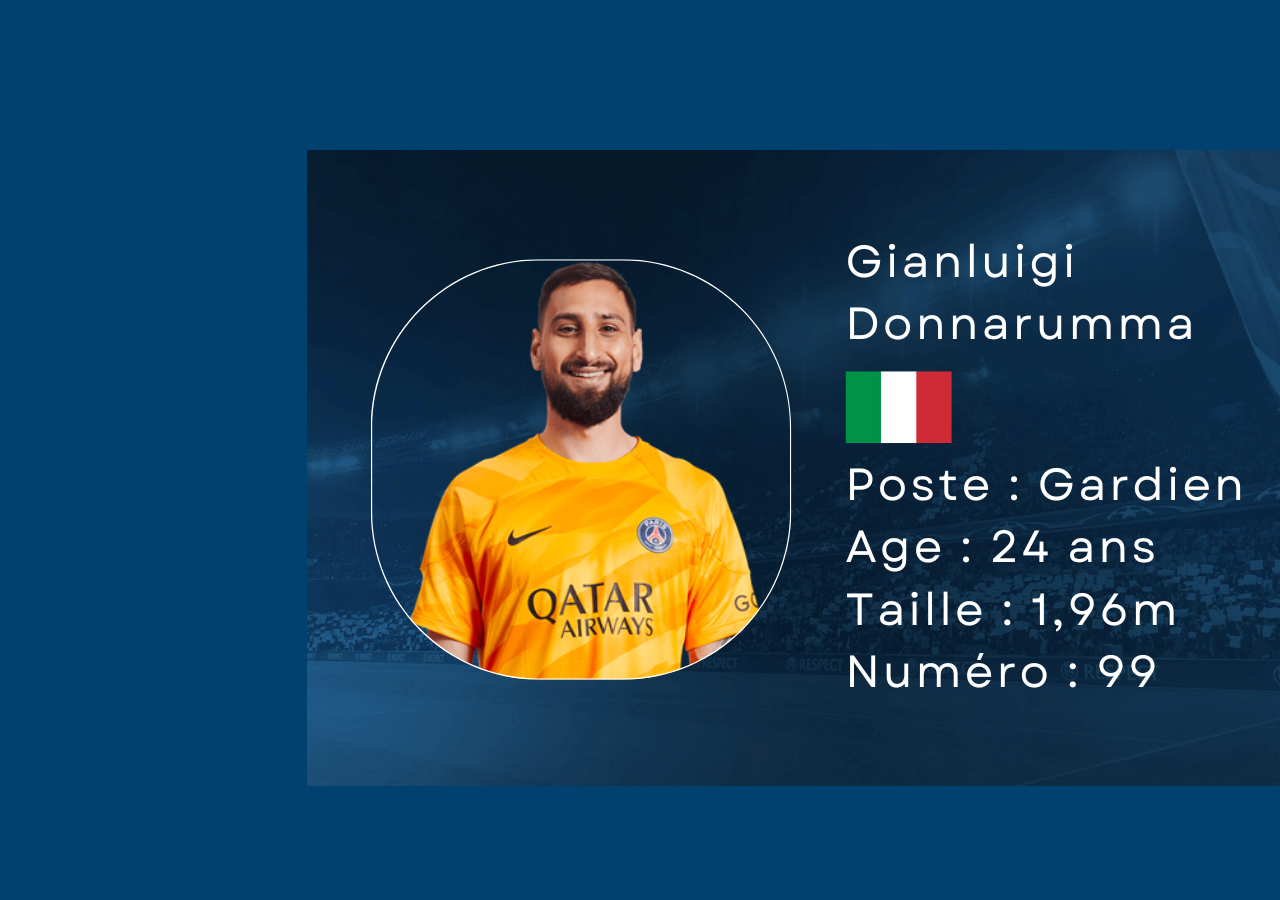
<file: HTML/Rendu final/Rendu/page1.html>
<!DOCTYPE html>
<html lang="en">
<head>
    <meta charset="UTF-8">
    <meta name="viewport" content="width=device-width, initial-scale=1.0">
    <title>Donnarumma ID</title>
    <link rel="stylesheet" href="page1.css">
</head>
<body> 
    <img src="HTML2/Donnarumma.png" alt="">
</body>
</html>
</file>
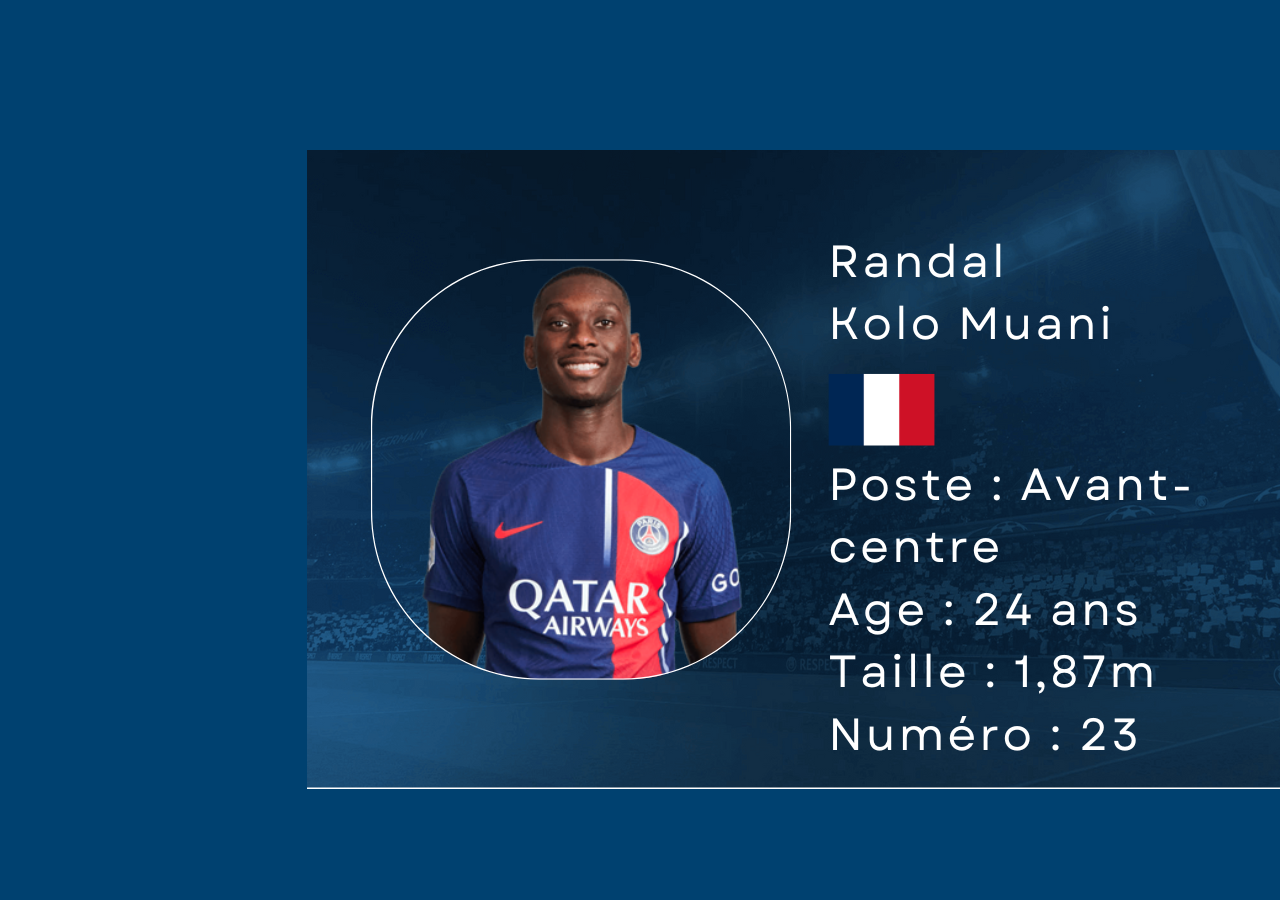
<file: HTML/Rendu final/Rendu/page10.html>
<!DOCTYPE html>
<html lang="en">
<head>
    <meta charset="UTF-8">
    <meta name="viewport" content="width=device-width, initial-scale=1.0">
    <title>Kolo ID</title>
    <link rel="stylesheet" href="page10.css">
</head>
<body> 
    <img src="HTML2/Kolo.png" alt="">
</body>
</html>
</file>
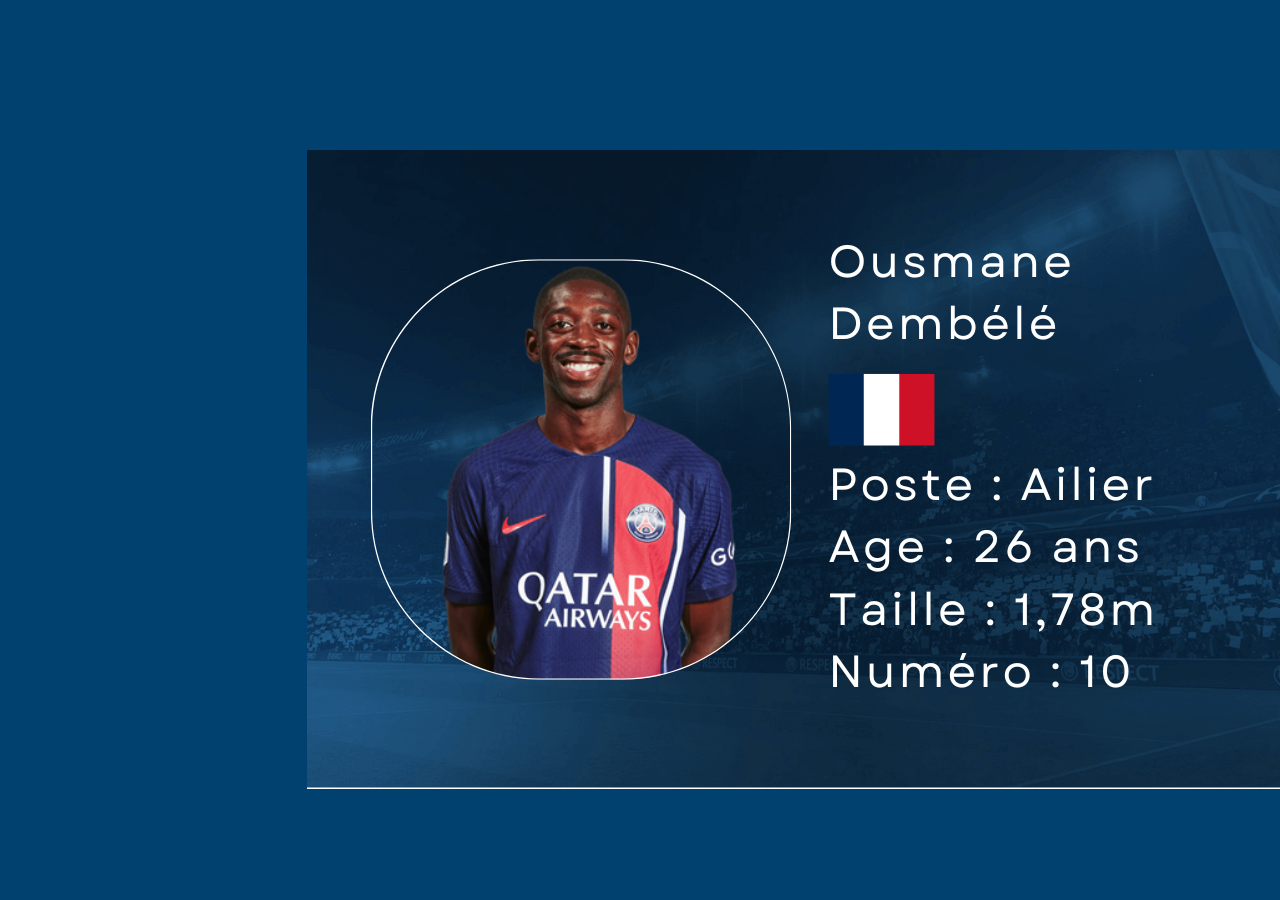
<file: HTML/Rendu final/Rendu/page11.html>
<!DOCTYPE html>
<html lang="en">
<head>
    <meta charset="UTF-8">
    <meta name="viewport" content="width=device-width, initial-scale=1.0">
    <title>Dembélé ID</title>
    <link rel="stylesheet" href="page11.css">
</head>
<body> 
    <img src="HTML2/Dembélé.png" alt="">
</body>
</html>
</file>
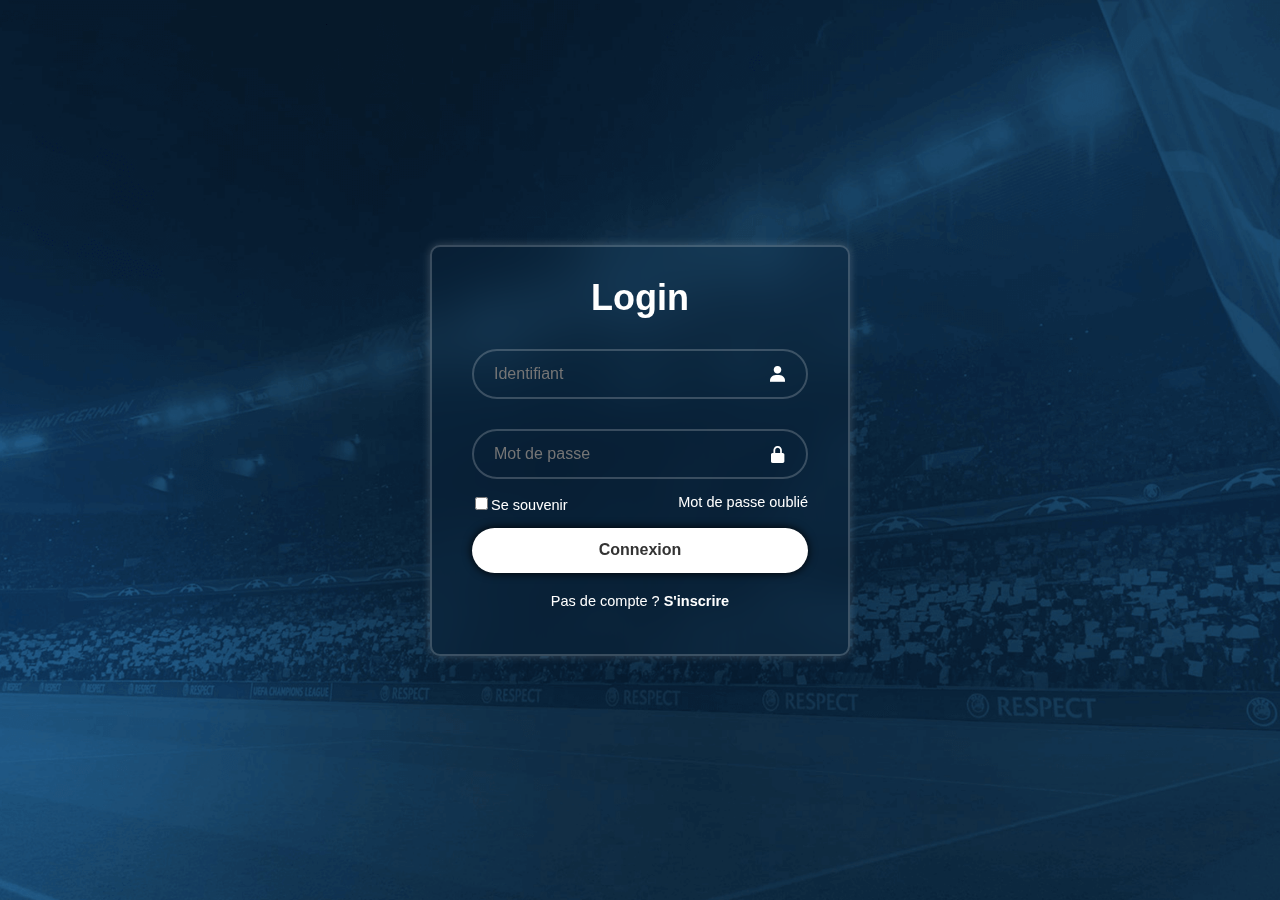
<file: HTML/Rendu final/Rendu/page12.html>
<!DOCTYPE html>
<html lang="en">
<head>
    <meta charset="UTF-8">
    <meta name="viewport" content="width=device-width, initial-scale=1.0">
    <title>Login</title>
    <link rel="stylesheet" href="page12.css">
    <link href='https://unpkg.com/boxicons@2.1.4/css/boxicons.min.css' rel='stylesheet'>
</head>
<body>
    <div class="wrapper">
        <form action="">
            <h1>Login</h1>
            <div class="input-box">
                <input type="text" placeholder="Identifiant"
                required>
                <i class='bx bxs-user'></i>
            </div>
            <div class="input-box">
                <input type="mot de passe"
                placeholder="Mot de passe" required>
                <i class='bx bxs-lock-alt' ></i>
            </div>

            <div class="remember-forgot">
                <label><input type="checkbox">Se souvenir</label>
                <a href="#">Mot de passe oublié</a>
            </div>

            <button type="submit" class="btn">Connexion</button>

            <div class="register-link">
                <p>Pas de compte ? <a 
                href="#">S'inscrire</a></p>
            </div>
        </form>
    </div>
</body>
</html>
</file>
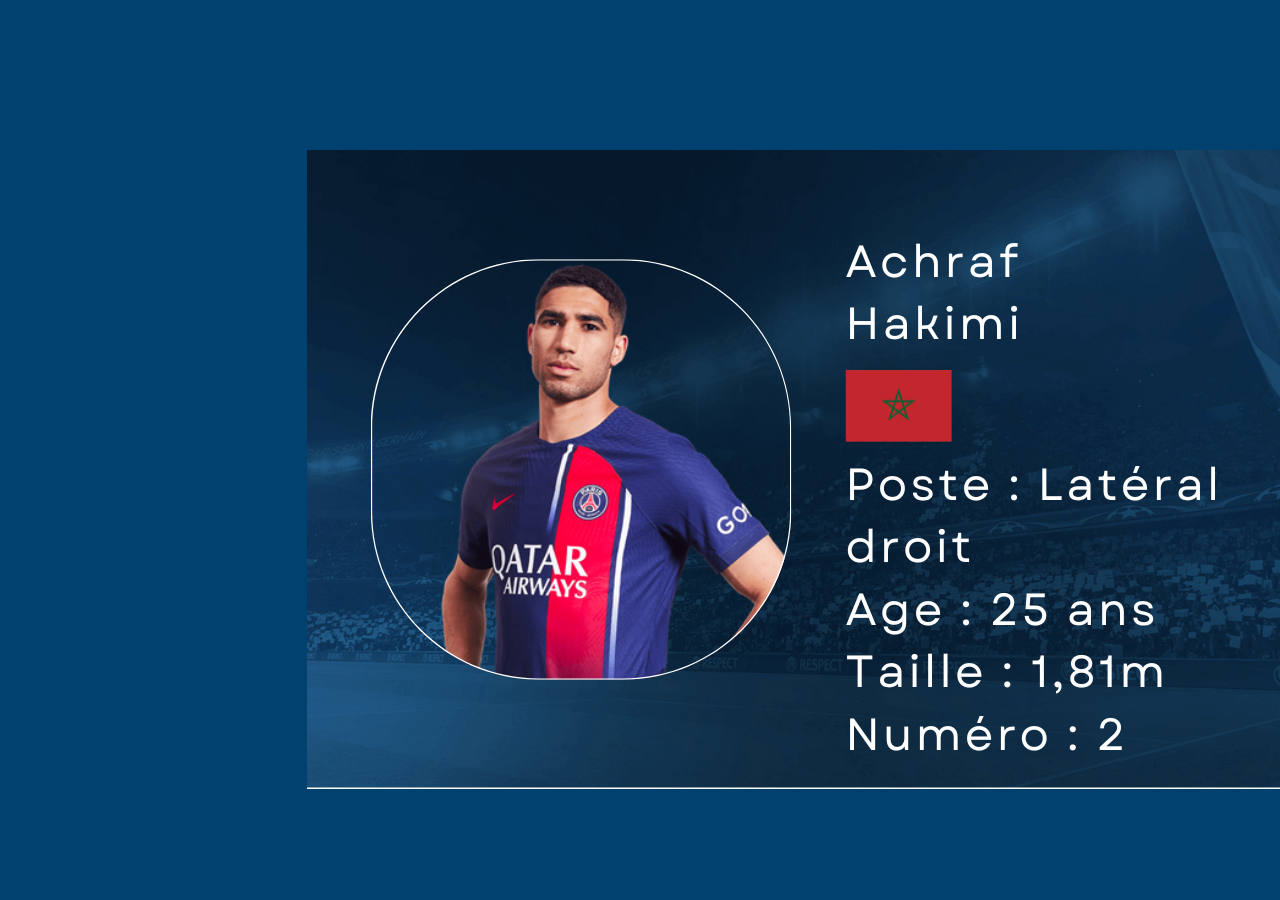
<file: HTML/Rendu final/Rendu/page2.html>
<!DOCTYPE html>
<html lang="en">
<head>
    <meta charset="UTF-8">
    <meta name="viewport" content="width=device-width, initial-scale=1.0">
    <title>Hakimi ID</title>
    <link rel="stylesheet" href="page2.css">
</head>
<body> 
    <img src="HTML2/Hakimi.png" alt="">
</body>
</html>
</file>
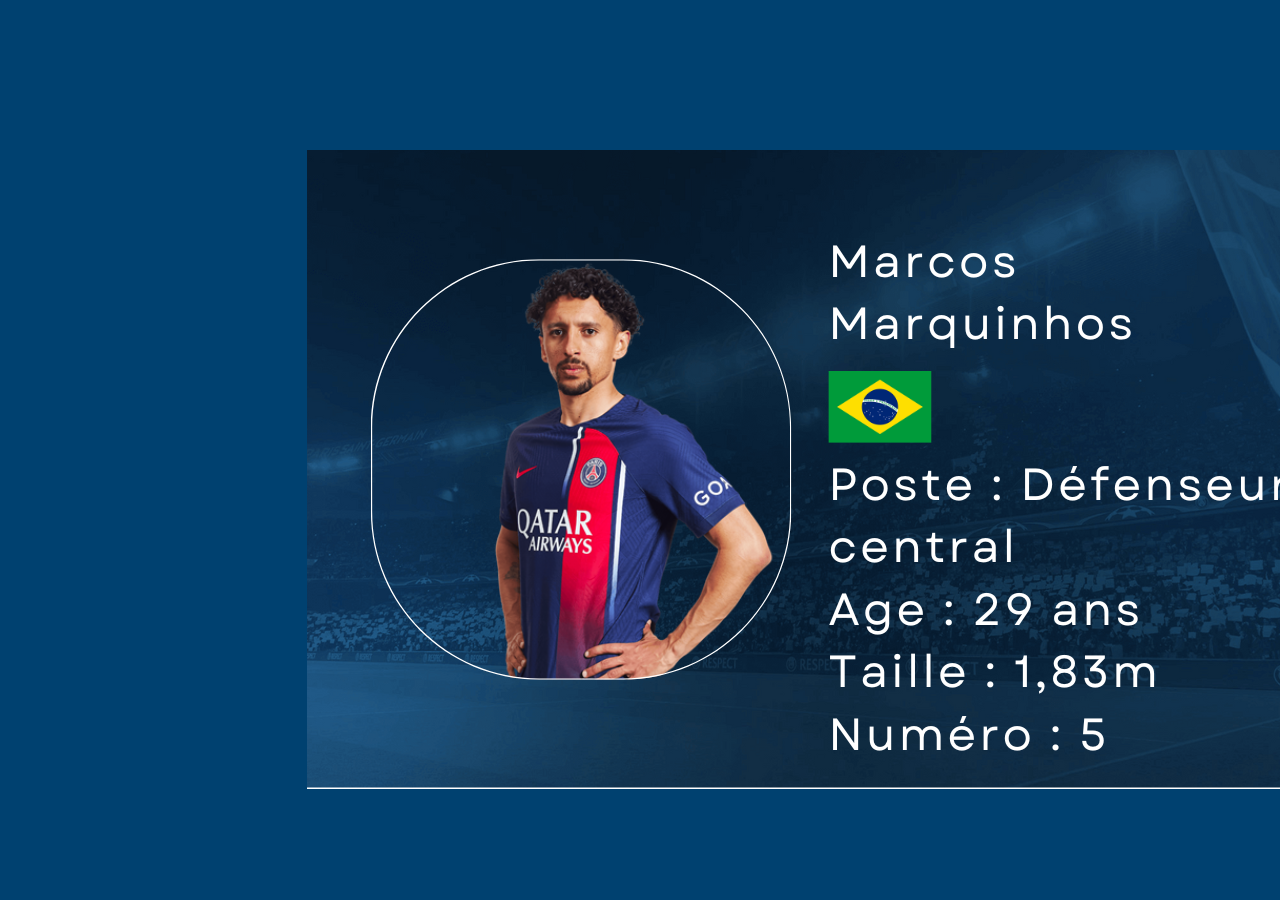
<file: HTML/Rendu final/Rendu/page3.html>
<!DOCTYPE html>
<html lang="en">
<head>
    <meta charset="UTF-8">
    <meta name="viewport" content="width=device-width, initial-scale=1.0">
    <title>Marquinhos ID</title>
    <link rel="stylesheet" href="page3.css">
</head>
<body> 
    <img src="HTML2/Marquinhos.png" alt="">
</body>
</html>
</file>
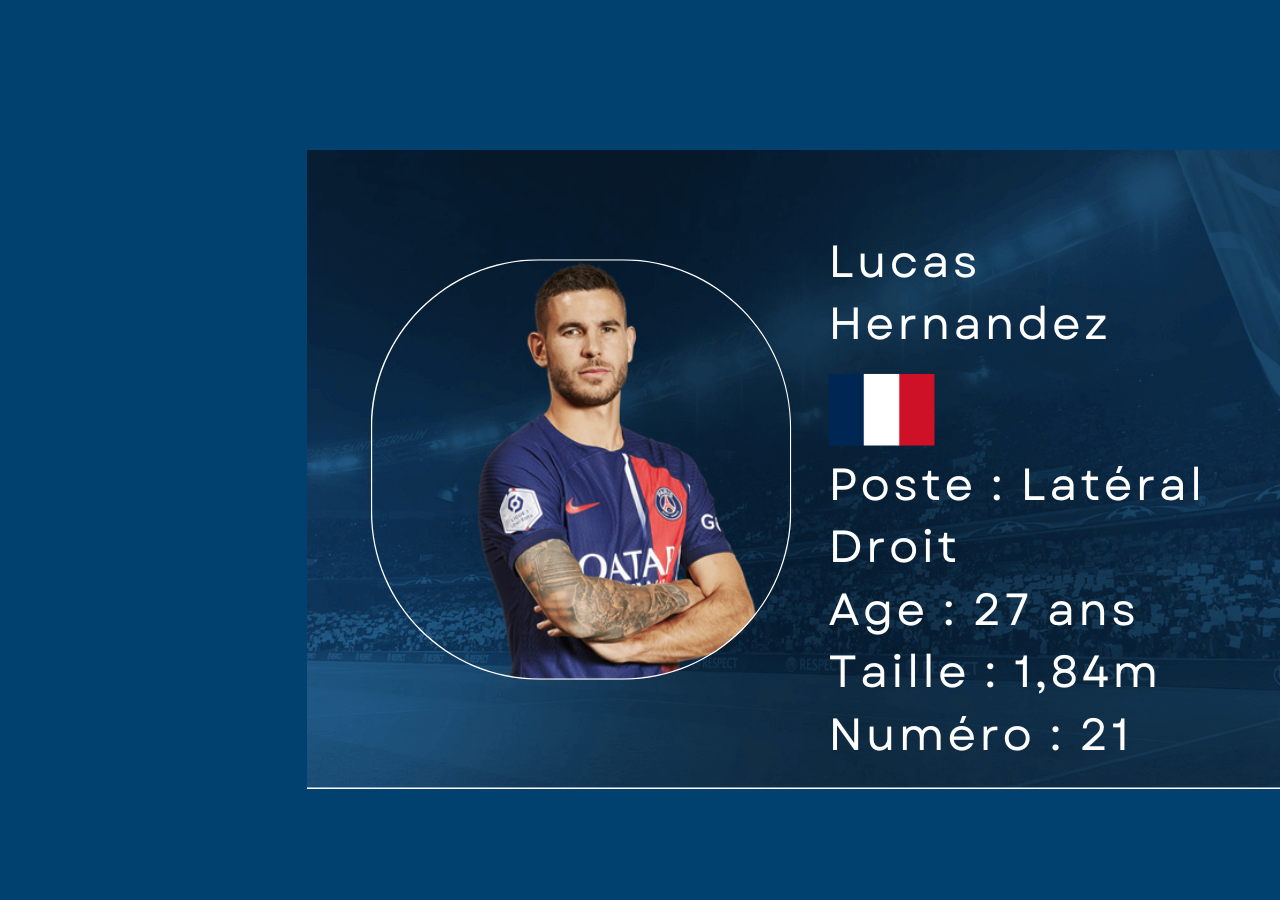
<file: HTML/Rendu final/Rendu/page4.html>
<!DOCTYPE html>
<html lang="en">
<head>
    <meta charset="UTF-8">
    <meta name="viewport" content="width=device-width, initial-scale=1.0">
    <title>Hernandez ID</title>
    <link rel="stylesheet" href="page4.css">
</head>
<body> 
    <img src="HTML2/Hernandez.png" alt="">
</body>
</html>
</file>
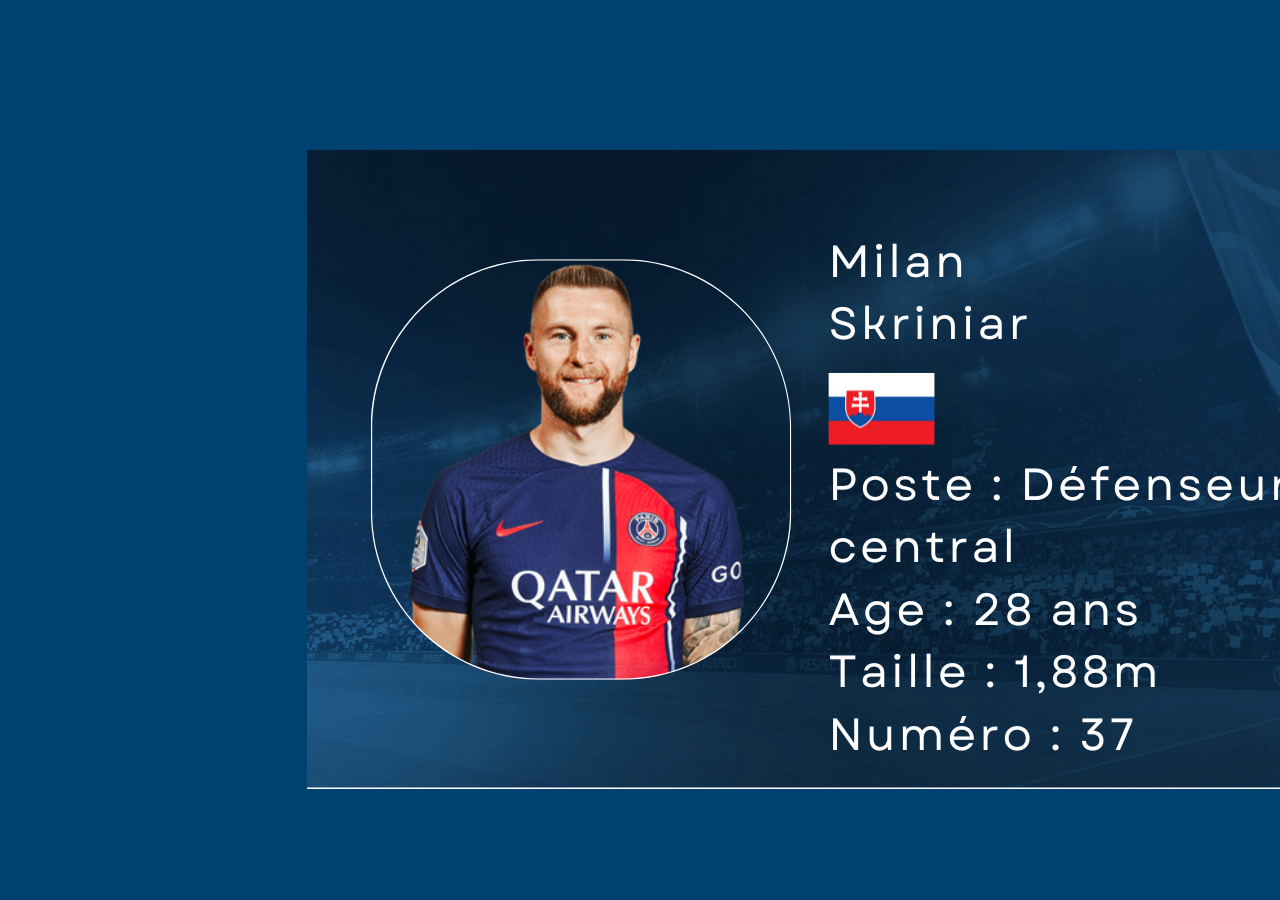
<file: HTML/Rendu final/Rendu/page5.html>
<!DOCTYPE html>
<html lang="en">
<head>
    <meta charset="UTF-8">
    <meta name="viewport" content="width=device-width, initial-scale=1.0">
    <title>Skriniar ID</title>
    <link rel="stylesheet" href="page5.css">
</head>
<body> 
    <img src="HTML2/Skriniar.png" alt="">
</body>
</html>
</file>
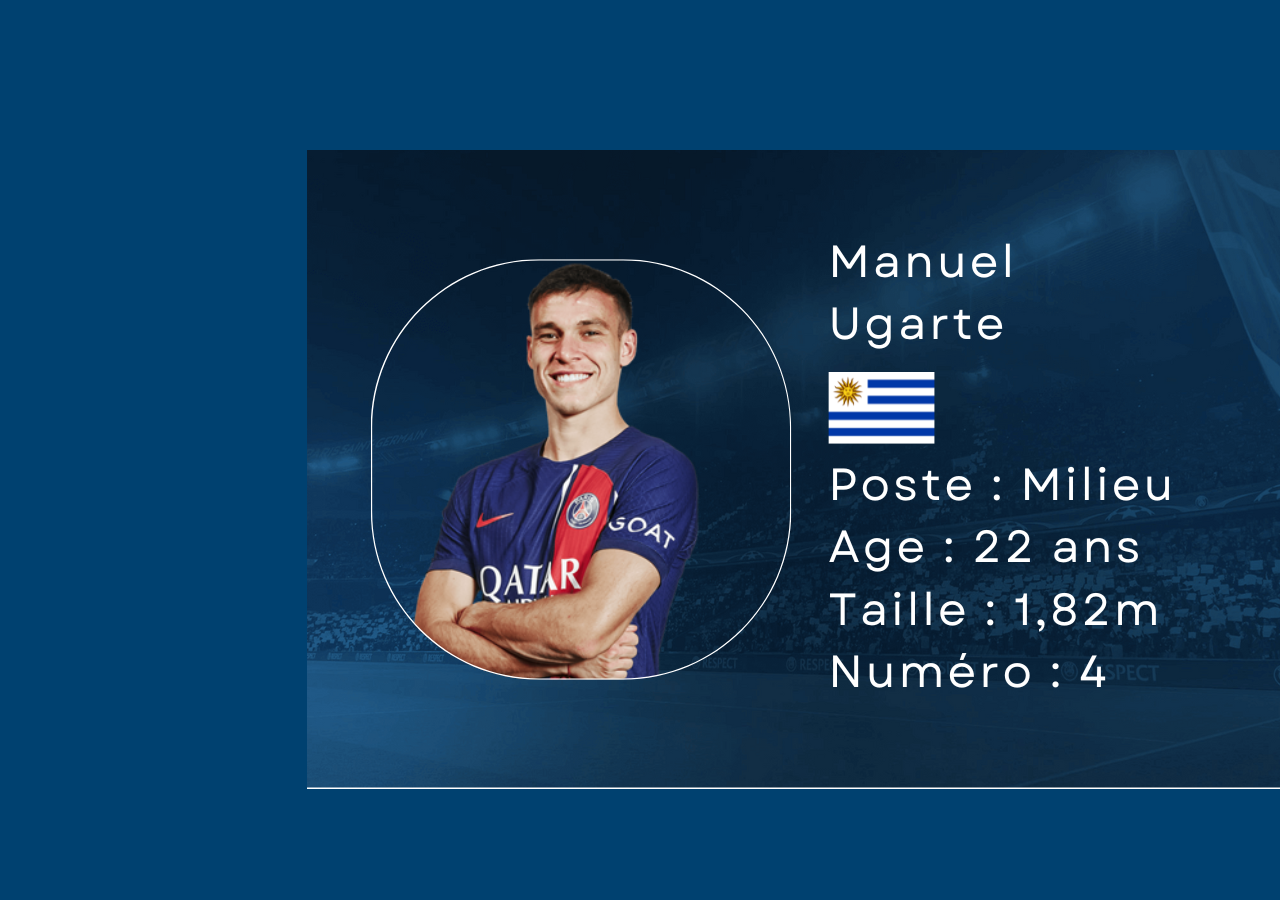
<file: HTML/Rendu final/Rendu/page6.html>
<!DOCTYPE html>
<html lang="en">
<head>
    <meta charset="UTF-8">
    <meta name="viewport" content="width=device-width, initial-scale=1.0">
    <title>Ugarte ID</title>
    <link rel="stylesheet" href="page6.css">
</head>
<body> 
    <img src="HTML2/Ugarte.png" alt="">
</body>
</html>
</file>
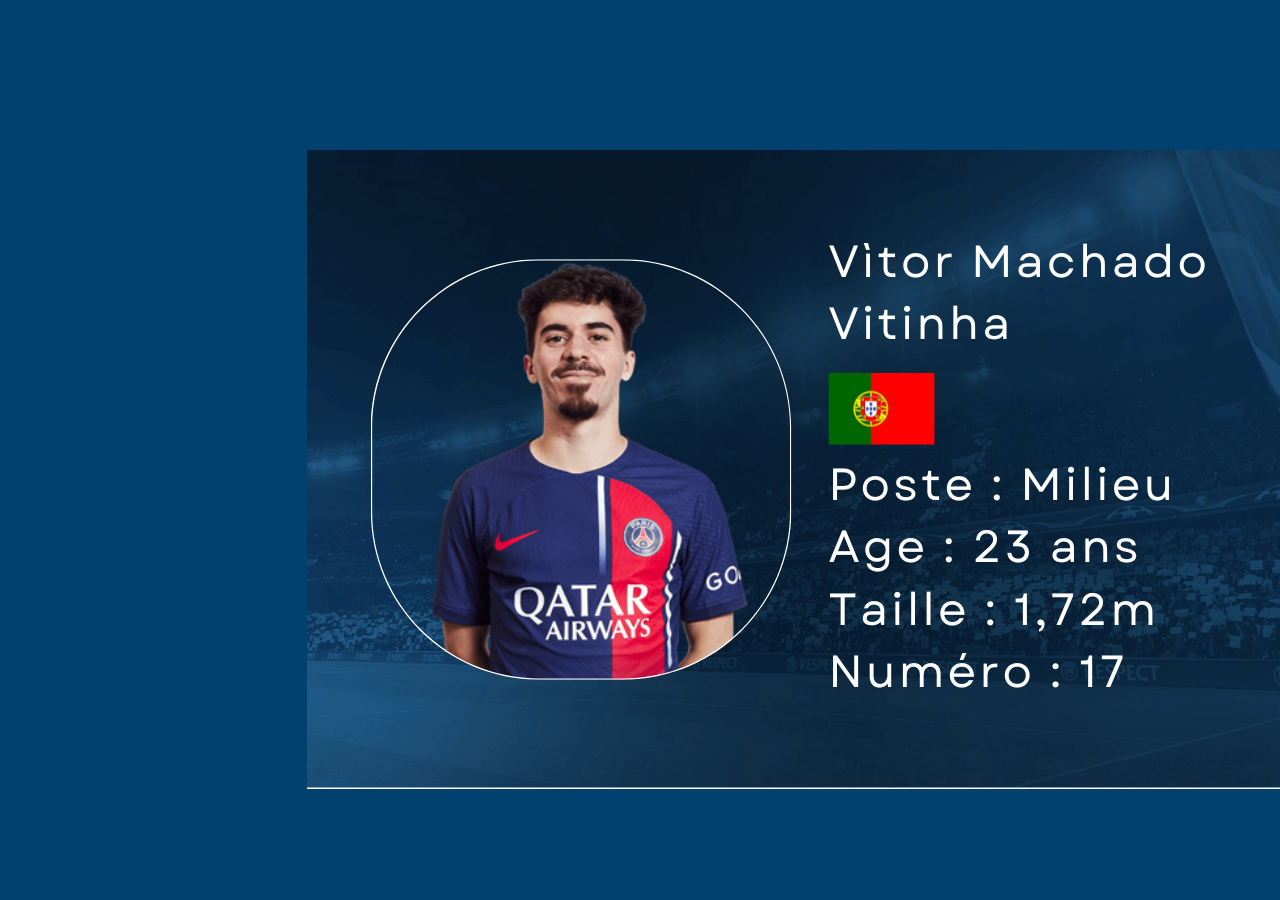
<file: HTML/Rendu final/Rendu/page7.html>
<!DOCTYPE html>
<html lang="en">
<head>
    <meta charset="UTF-8">
    <meta name="viewport" content="width=device-width, initial-scale=1.0">
    <title>Vitinha ID</title>
    <link rel="stylesheet" href="page7.css">
</head>
<body> 
    <img src="HTML2/Vitinha.png" alt="">
</body>
</html>
</file>
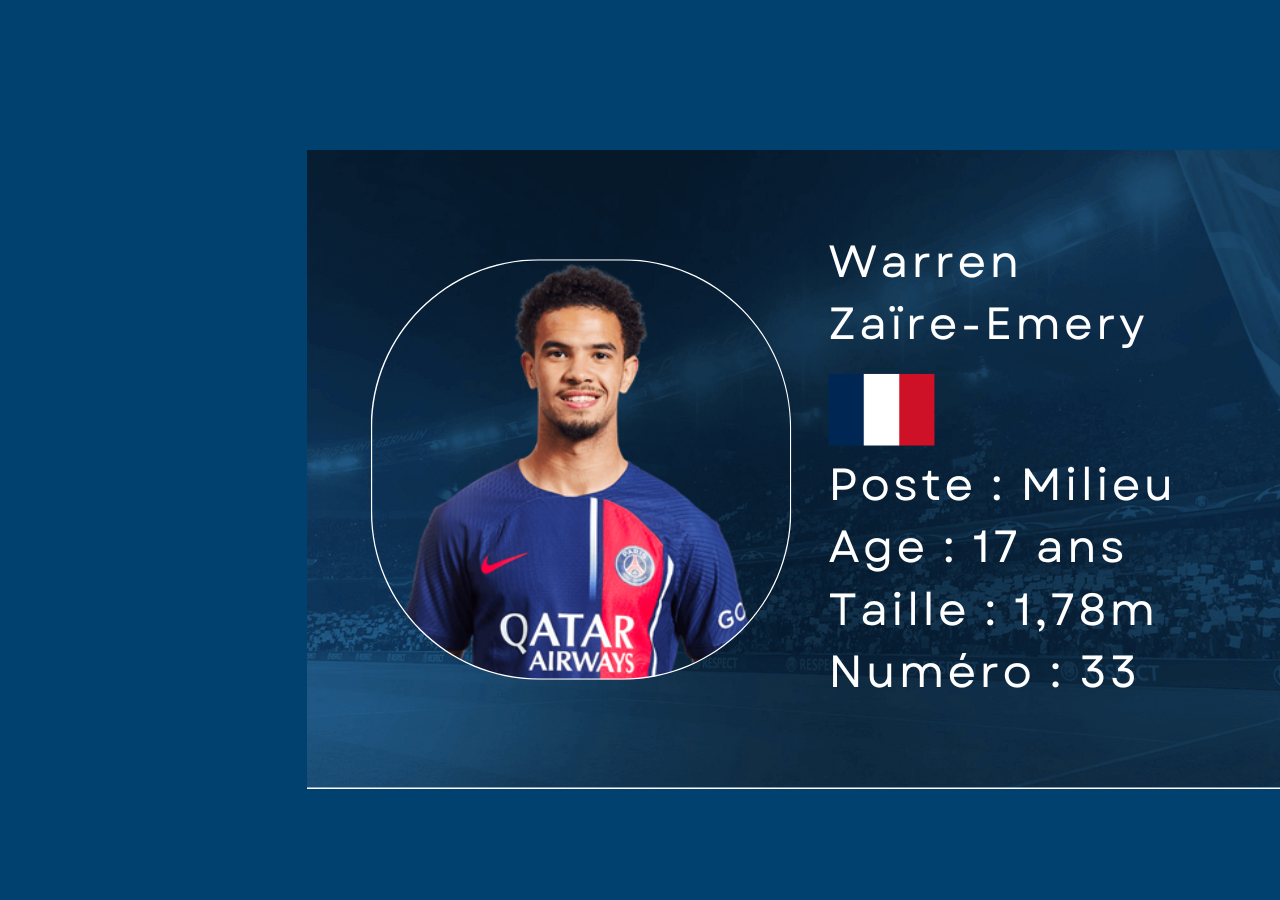
<file: HTML/Rendu final/Rendu/page8.html>
<!DOCTYPE html>
<html lang="en">
<head>
    <meta charset="UTF-8">
    <meta name="viewport" content="width=device-width, initial-scale=1.0">
    <title>Warren ID</title>
    <link rel="stylesheet" href="page8.css">
</head>
<body> 
    <img src="HTML2/Warren.png" alt="">
</body>
</html>
</file>
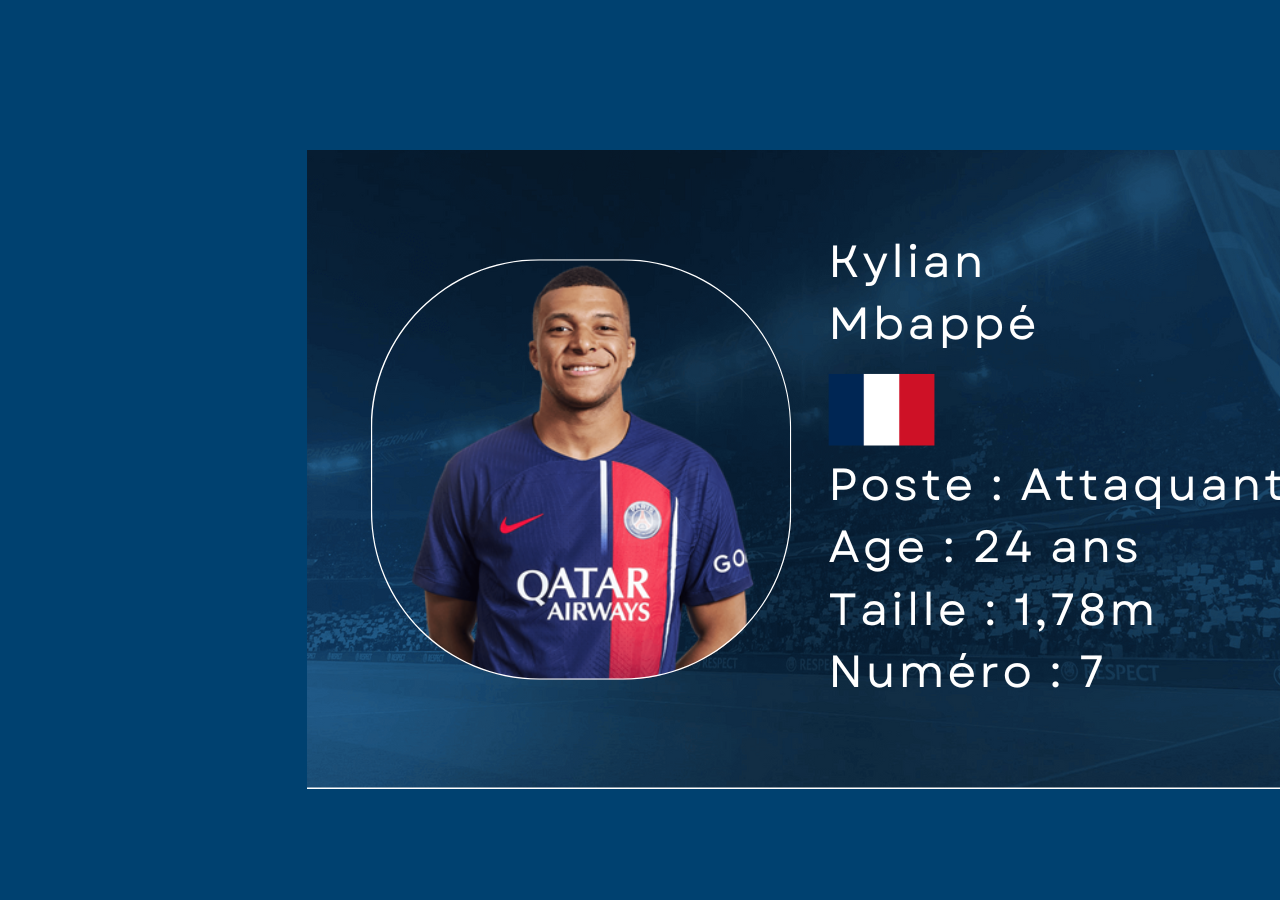
<file: HTML/Rendu final/Rendu/page9.html>
<!DOCTYPE html>
<html lang="en">
<head>
    <meta charset="UTF-8">
    <meta name="viewport" content="width=device-width, initial-scale=1.0">
    <title>Mbappé ID</title>
    <link rel="stylesheet" href="page9.css">
</head>
<body> 
    <img src="HTML2/Mbappé.png" alt="">
</body>
</html>
</file>
<file: HTML/Rendu final/Rendu/page1.css>
body {
    background-color: #004170;
    margin-left: 24%;
    margin-top: 150px;
}
</file>
<file: HTML/Rendu final/Rendu/page10.css>
body {
    background-color: #004170;
    margin-left: 24%;
    margin-top: 150px;
}
</file>
<file: HTML/Rendu final/Rendu/page11.css>
body {
    background-color: #004170;
    margin-left: 24%;
    margin-top: 150px;
}
</file>
<file: HTML/Rendu final/Rendu/page12.css>
* {
    margin: 0;
    padding: 0;
    box-sizing: border-box;
    font-family: "Poppins", sans-serif;
}
body {
    display: flex;
    justify-content: center;
    align-items: center;
    min-height: 100vh;
    background: url('background.png') no-repeat; 
    background-size: cover;
    background-position: center;
}
.wrapper {
    width: 420px;
    background: transparent;
    border: 2px solid rgba(255, 255, 255, .2);
    backdrop-filter: blur(20px);
    box-shadow: 0 0 10px rgba(255, 255, 255, .2);
    color: white;
    border-radius: 10px;
    padding: 30px 40px;
}
.wrapper h1 {
    font-size: 36px;
    text-align: center;
}
.wrapper .input-box {
    position: relative;
    width: 100%;
    height: 50px;
    margin: 30px 0;
}
.input-box input {
    width: 100%;
    height: 100%;
    background: transparent;
    border: none;
    outline: none;
    border: 2px solid rgba(255, 255, 255, .2);
    border-radius: 40px;
    font-size: 16px;
    color: white;
    padding: 20px 45px 20px 20px;
}
.input-box input ::placeholder {
    color: white;
}
.input-box i {
    position: absolute;
    right: 20px;
    top: 50%;
    transform: translateY(-50%);
    font-size: 20px;
}
.wrapper .remember-forgot {
    display: flex;
    justify-content: space-between;
    font-size: 14.5px;
    margin: -15px 0 15px;
}
.remember-forgot label input {
    accent-color: white;
    margin: 3px;
}
.remember-forgot a {
    color: white;
    text-decoration: none;
}

.remember-forgot a:hover {
    text-decoration: underline;
}
.wrapper .btn {
    width: 100%;
    height: 45px;
    background: white;
    border: none;
    outline: none;
    border-radius: 40px;
    box-shadow: 0 0 10px rgba(0, 0, 0, 1);
    cursor: pointer;
    font-size: 16px;
    color: #333;
    font-weight: 600;
}
.wrapper .register-link {
    font-size: 14.5px;
    text-align: center;
    margin: 20px 0 15px;
}
.register-link p a {
    color: white;
    text-decoration: none;
    font-weight: 600;
}
.register-link p a:hover {
    text-decoration: underline;
}
</file>
<file: HTML/Rendu final/Rendu/page2.css>
body {
    background-color: #004170;
    margin-left: 24%;
    margin-top: 150px;
}
</file>
<file: HTML/Rendu final/Rendu/page3.css>
body {
    background-color: #004170;
    margin-left: 24%;
    margin-top: 150px;
}
</file>
<file: HTML/Rendu final/Rendu/page4.css>
body {
    background-color: #004170;
    margin-left: 24%;
    margin-top: 150px;
}
</file>
<file: HTML/Rendu final/Rendu/page5.css>
body {
    background-color: #004170;
    margin-left: 24%;
    margin-top: 150px;
}
</file>
<file: HTML/Rendu final/Rendu/page6.css>
body {
    background-color: #004170;
    margin-left: 24%;
    margin-top: 150px;
}
</file>
<file: HTML/Rendu final/Rendu/page7.css>
body {
    background-color: #004170;
    margin-left: 24%;
    margin-top: 150px;
}
</file>
<file: HTML/Rendu final/Rendu/page8.css>
body {
    background-color: #004170;
    margin-left: 24%;
    margin-top: 150px;
}
</file>
<file: HTML/Rendu final/Rendu/page9.css>
body {
    background-color: #004170;
    margin-left: 24%;
    margin-top: 150px;
}
</file>
